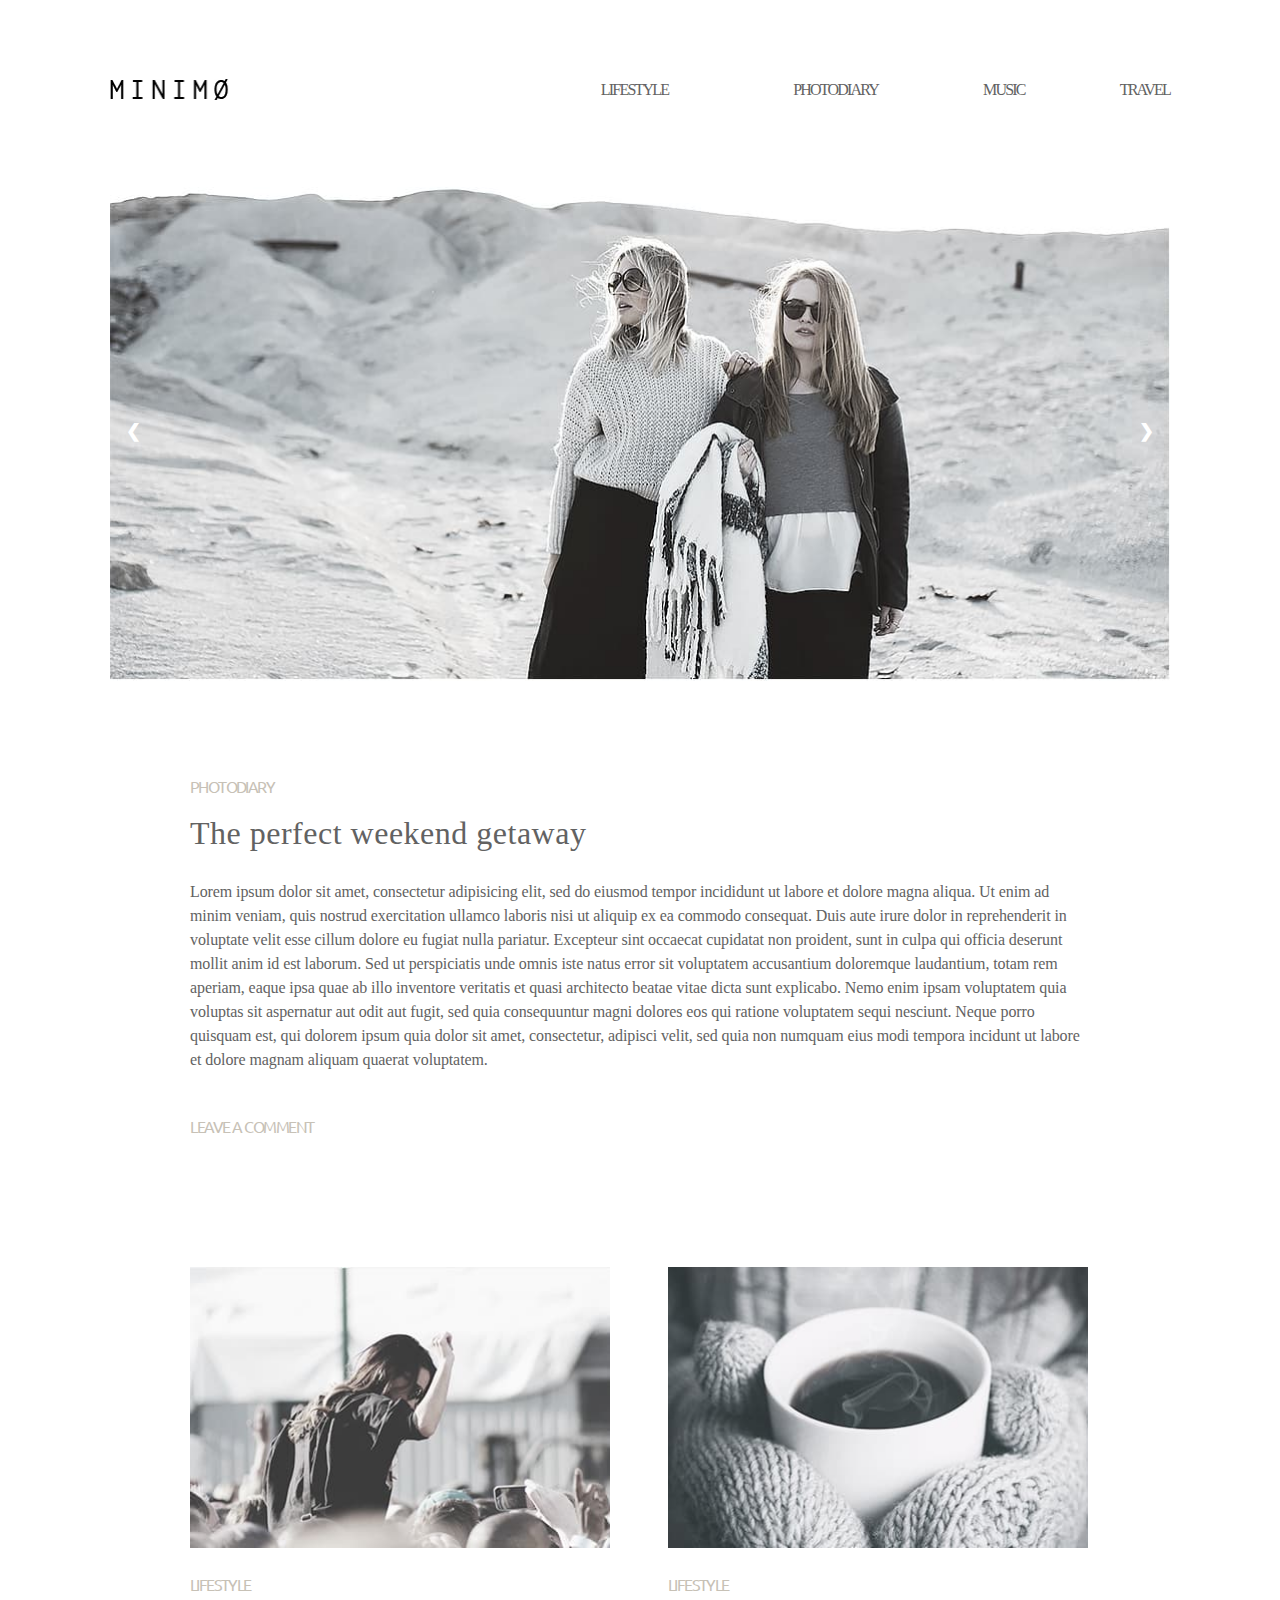
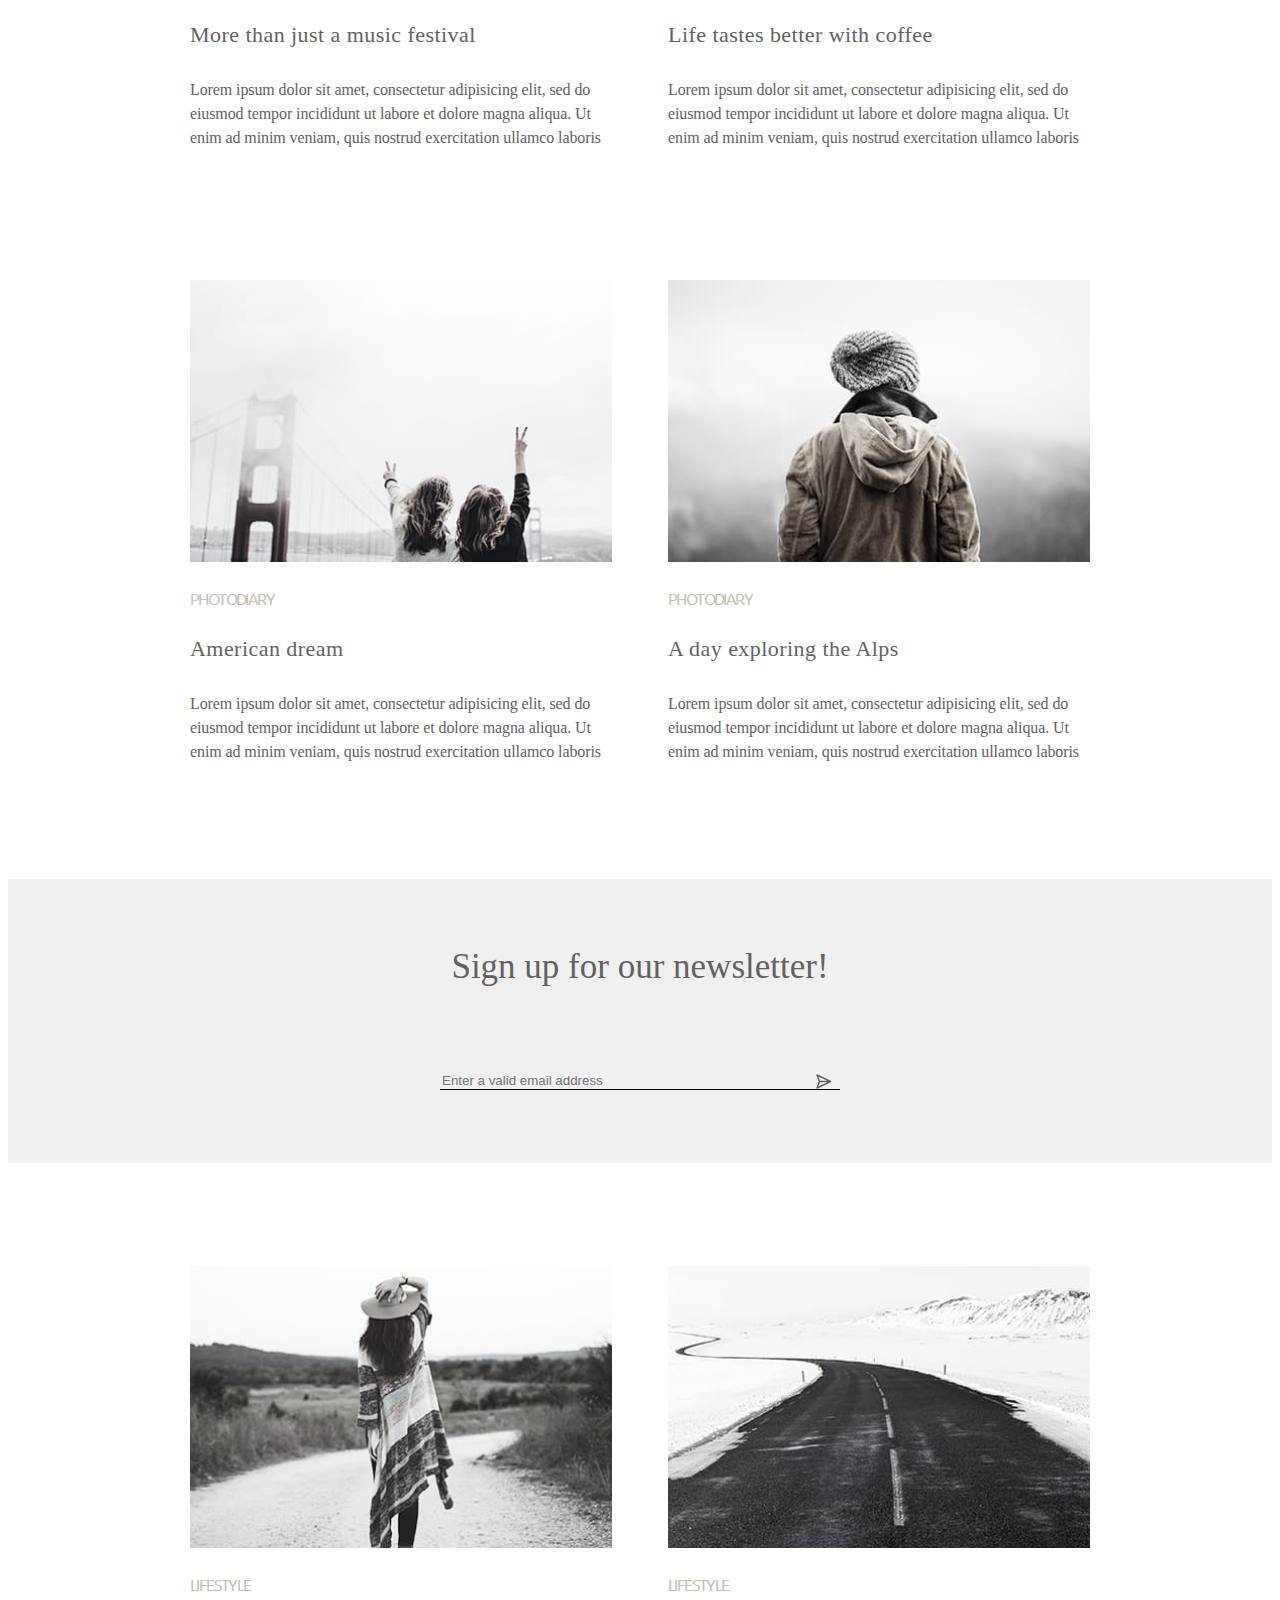
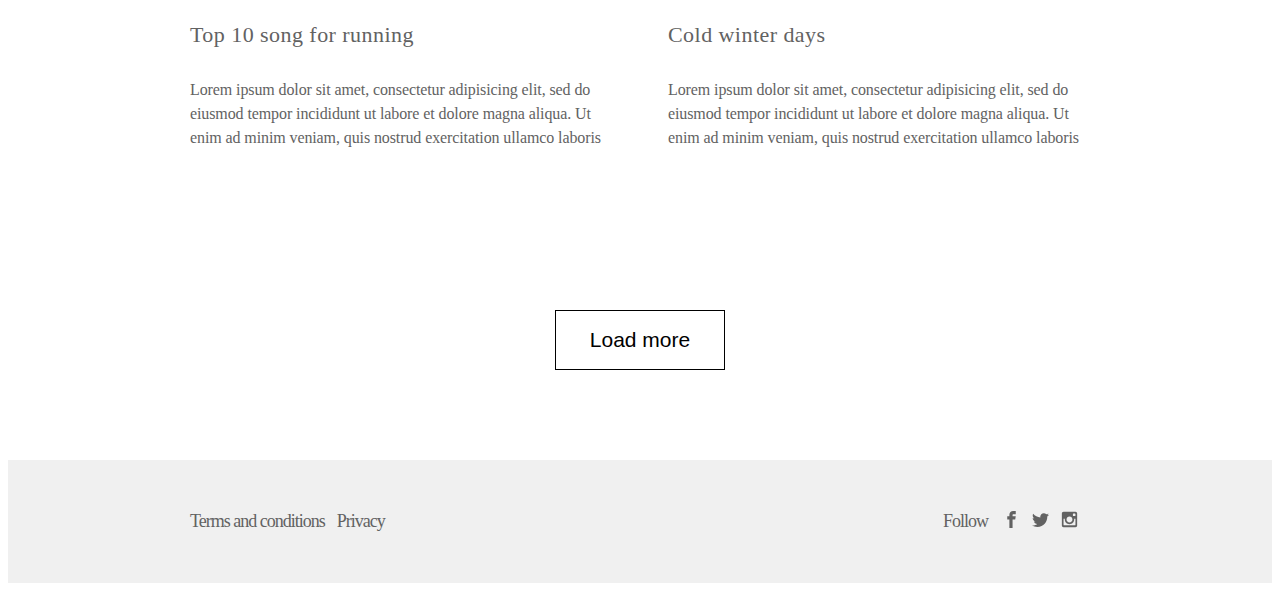
<file: index.html>
<!DOCTYPE html>
<html lang="en">
  <head>
    <meta charset="UTF-8" />
    <meta name="viewport" content="width=device-width, initial-scale=1.0" />
    <meta http-equiv="X-UA-Compatible" content="IE=Edge" />
    <title>MINIMO</title>
    <link
      rel="stylesheet"
      href="https://cdnjs.cloudflare.com/ajax/libs/modern-normalize/1.0.0/modern-normalize.min.css"
      integrity="sha512-ISS7cAi1PEhQ8jnbJpJZMd29NlhNj4AWYyLOSp2CE/CsHxTCu+r+t0D2yoJudVrd0/8fTVPUVDzY5Tvli75u/g=="
      crossorigin="anonymous"
    />
    <link
      href="https://fonts.googleapis.com/css2?family=Playfair+Display:ital,wght@0,400;0,700;0,900;1,400;1,700;1,900&family=Ubuntu:ital,wght@0,300;0,400;0,500;0,700;1,300;1,500;1,700&display=swap"
      rel="stylesheet"
    />
    <link rel="stylesheet" href="./css/main.min.css" />
  </head>
  <body>
    <header class="header">
      <div class="container">
        <nav class="header-nav">
          <a class="header-logo" href="index.html">
            <img
              class="header-logo__img"
              src="./images/logo.jpg"
              alt="Logo"
              width="120"
            />
          </a>
          <button
            class="header-button__menu"
            aria-controls="header-menu-container"
            aria-expanded="false"
            type="button"
            data-menu-button
          >
            <svg width="22" height="22" aria-label="Mobile menu">
              <use
                class="header-button__menu-close"
                href="./images/sprite.svg#burgerclose"
              ></use>
              <use
                class="header-button__menu-burger"
                href="./images/sprite.svg#burgermenu"
              ></use>
            </svg>
          </button>
          <ul class="header-menu" id="header-menu-container" data-menu>
            <li class="header-menu__item menu-1">
              <a href="lifestyle.html" class="header-menu__link">lifestyle</a>
            </li>
            <li class="header-menu__item menu-2">
              <a href="photodiary.html" class="header-menu__link">photodiary</a>
            </li>
            <li class="header-menu__item menu-3">
              <a href="#" class="header-menu__link">music</a>
            </li>
            <li class="header-menu__item menu-4">
              <a href="#" class="header-menu__link">travel</a>
            </li>
          </ul>
        </nav>
      </div>
    </header>
    <main>
      <section class="slider">
        <div class="container">
          <div class="slideshow">
            <div class="slides">
              <img 
            src="./images/hero.jpg"
            alt="Girls"
            width="1152"
          />
            </div>
            <div class="slides">
              <img 
            src="./images/hero1.jpg"
            alt="Girls"
            width="1152"
          />
            </div>
            <div class="slides">
              <img 
            src="./images/hero2.jpg"
            alt="Girls"
            width="1152"
          />
            </div>
            <a class="prev" onclick="plusSlides(-1)">&#10094;</a>
            <a class="next" onclick="plusSlides(1)">&#10095;</a>
          </div>
        </div>
        
      </section>
      <section class="first">
        <div class="container2">
          <p class="text">photodiary</p>
          <h1 class="title">The perfect weekend getaway</h1>
          <p class="paragraf first-paragraf__margin">
            Lorem ipsum dolor sit amet, consectetur adipisicing elit, sed do
            eiusmod tempor incididunt ut labore et dolore magna aliqua. Ut enim
            ad minim veniam, quis nostrud exercitation ullamco laboris nisi ut
            aliquip ex ea commodo consequat. Duis aute irure dolor in
            reprehenderit in voluptate velit esse cillum dolore eu fugiat nulla
            pariatur. Excepteur sint occaecat cupidatat non proident, sunt in
            culpa qui officia deserunt mollit anim id est laborum. Sed ut
            perspiciatis unde omnis iste natus error sit voluptatem accusantium
            doloremque laudantium, totam rem aperiam, eaque ipsa quae ab illo
            inventore veritatis et quasi architecto beatae vitae dicta sunt
            explicabo. Nemo enim ipsam voluptatem quia voluptas sit aspernatur
            aut odit aut fugit, sed quia consequuntur magni dolores eos qui
            ratione voluptatem sequi nesciunt. Neque porro quisquam est, qui
            dolorem ipsum quia dolor sit amet, consectetur, adipisci velit, sed
            quia non numquam eius modi tempora incidunt ut labore et dolore
            magnam aliquam quaerat voluptatem.
          </p>
          <a class="first-link" href="#">Leave a comment</a>
        </div>
      </section>
      <section class="posts">
        <div class="container2">
          <div class="posts-row">
            <div class="posts-left">
              <img src="./images/post1.jpg" alt="Lifestyle" width="420" />
              <p class="text">Lifestyle</p>
              <h2 class="title">
                <a href="#">More than just a music festival</a>
              </h2>
              <p class="paragraf">
                Lorem ipsum dolor sit amet, consectetur adipisicing elit, sed do
                eiusmod tempor incididunt ut labore et dolore magna aliqua. Ut
                enim ad minim veniam, quis nostrud exercitation ullamco laboris
              </p>
            </div>
            <div class="posts-right">
              <img src="./images/post2.jpg" alt="Life" width="420" />
              <p class="text">Lifestyle</p>
              <h2 class="title">
                <a href="#">Life tastes better with coffee</a>
              </h2>
              <p class="paragraf">
                Lorem ipsum dolor sit amet, consectetur adipisicing elit, sed do
                eiusmod tempor incididunt ut labore et dolore magna aliqua. Ut
                enim ad minim veniam, quis nostrud exercitation ullamco laboris
              </p>
            </div>
          </div>
        </div>
      </section>
      <section class="posts">
        <div class="container2">
          <div class="posts-row">
            <div class="posts-left">
              <img src="./images/post3.jpg" alt="photodiary" width="550" />
              <p class="text">photodiary</p>
              <h2 class="title"><a href="#">American dream</a></h2>
              <p class="paragraf">
                Lorem ipsum dolor sit amet, consectetur adipisicing elit, sed do
                eiusmod tempor incididunt ut labore et dolore magna aliqua. Ut
                enim ad minim veniam, quis nostrud exercitation ullamco laboris
              </p>
            </div>
            <div class="posts-right">
              <img src="./images/post4.jpg" alt="diary" width="550" />
              <p class="text">photodiary</p>
              <h2 class="title"><a href="#">A day exploring the Alps</a></h2>
              <p class="paragraf">
                Lorem ipsum dolor sit amet, consectetur adipisicing elit, sed do
                eiusmod tempor incididunt ut labore et dolore magna aliqua. Ut
                enim ad minim veniam, quis nostrud exercitation ullamco laboris
              </p>
            </div>
          </div>
        </div>
      </section>
      <section class="newsletter">
        <div class="container2">
          <h2>Sign up for our newsletter!</h2>
          <form class="newsletter-form">
            <input
              type="text"
              name="email"
              placeholder="Enter a valid email address"
              title="Enter your email "
              required
            />
            <svg class="newsletter-icon" width="17px" height="25px">
              <use href="./images/sprite.svg#send"></use>
            </svg>
          </form>
        </div>
      </section>
      <section class="posts posts-third">
        <div class="container2">
          <div class="posts-row">
            <div class="posts-left">
              <img src="./images/post5.jpg" alt="Style" width="550" />
              <p class="text">Lifestyle</p>
              <h2 class="title"><a href="#">Top 10 song for running</a></h2>
              <p class="paragraf">
                Lorem ipsum dolor sit amet, consectetur adipisicing elit, sed do
                eiusmod tempor incididunt ut labore et dolore magna aliqua. Ut
                enim ad minim veniam, quis nostrud exercitation ullamco laboris
              </p>
            </div>
            <div class="posts-right">
              <img
                src="./images/post6.jpg"
                alt="article about life"
                width="550"
              />
              <p class="text">Lifestyle</p>
              <h2 class="title"><a href="#">Cold winter days</a></h2>
              <p class="paragraf">
                Lorem ipsum dolor sit amet, consectetur adipisicing elit, sed do
                eiusmod tempor incididunt ut labore et dolore magna aliqua. Ut
                enim ad minim veniam, quis nostrud exercitation ullamco laboris
              </p>
            </div>
          </div>
          <button class="button" type="button">Load more</button>
        </div>
      </section>
    </main>
    <footer class="footer">
      <div class="container2 footer-row">
        <div class="footer-col">
          <a class="footer-text footer-text__size">Terms and conditions</a>
          <a class="footer-text__size">Privacy</a>
        </div>
        <div class="footer-col">
          <p class="footer-follow footer-text__size">Follow</p>
          <a href="#"
            ><svg
              class="footer-icon footer-icon__color"
              width="17px"
              height="25px"
            >
              <use href="./images/sprite.svg#facebook"></use></svg></a>
          <a href="#"
            ><svg
              class="footer-icon footer-icon__color"
              width="17px"
              height="25px"
            >
              <use href="./images/sprite.svg#twitter"></use></svg></a>
          <a href="#"><svg
              class="footer-icon footer-icon__color"
              width="17px"
              height="25px"
            >
              <use href="./images/sprite.svg#instagram"></use></svg></a>
        </div>
      </div>
    </footer>
    <script src="./index.js"></script>
  </body>
</html>
</file>
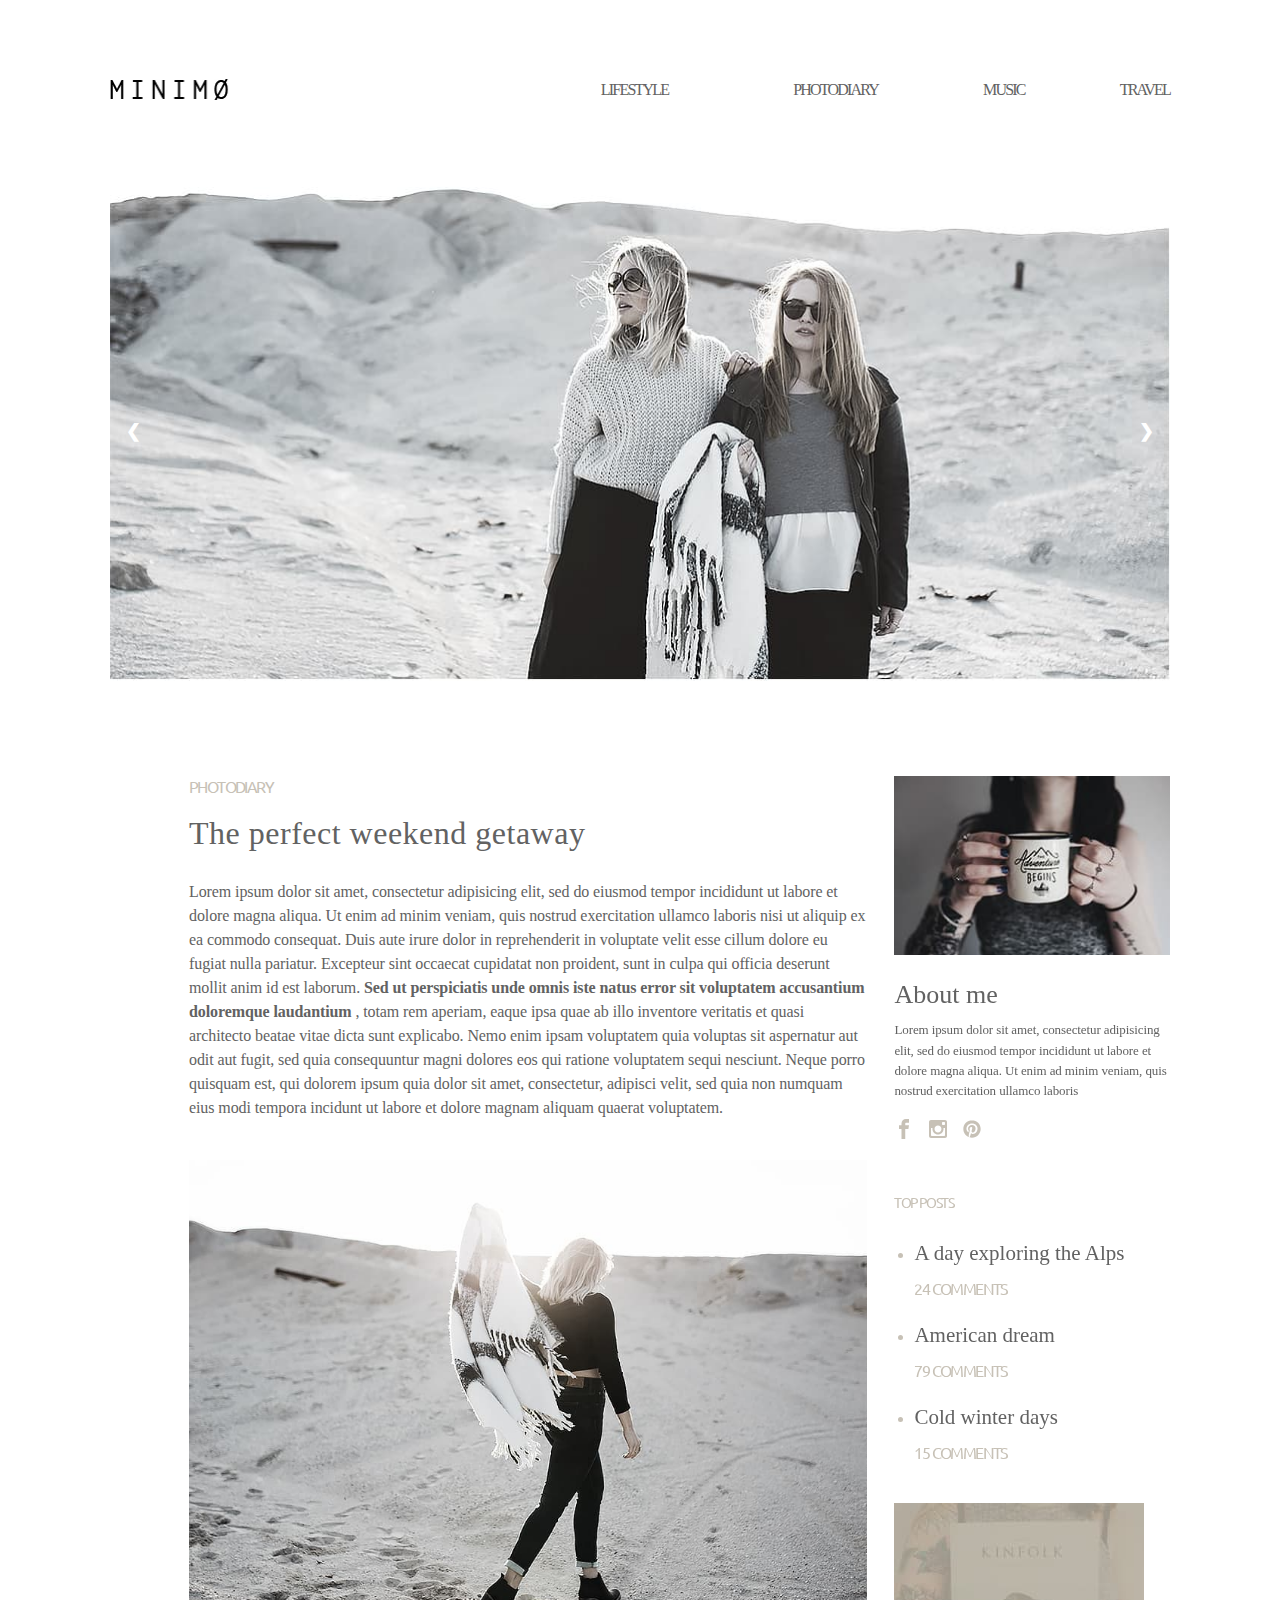
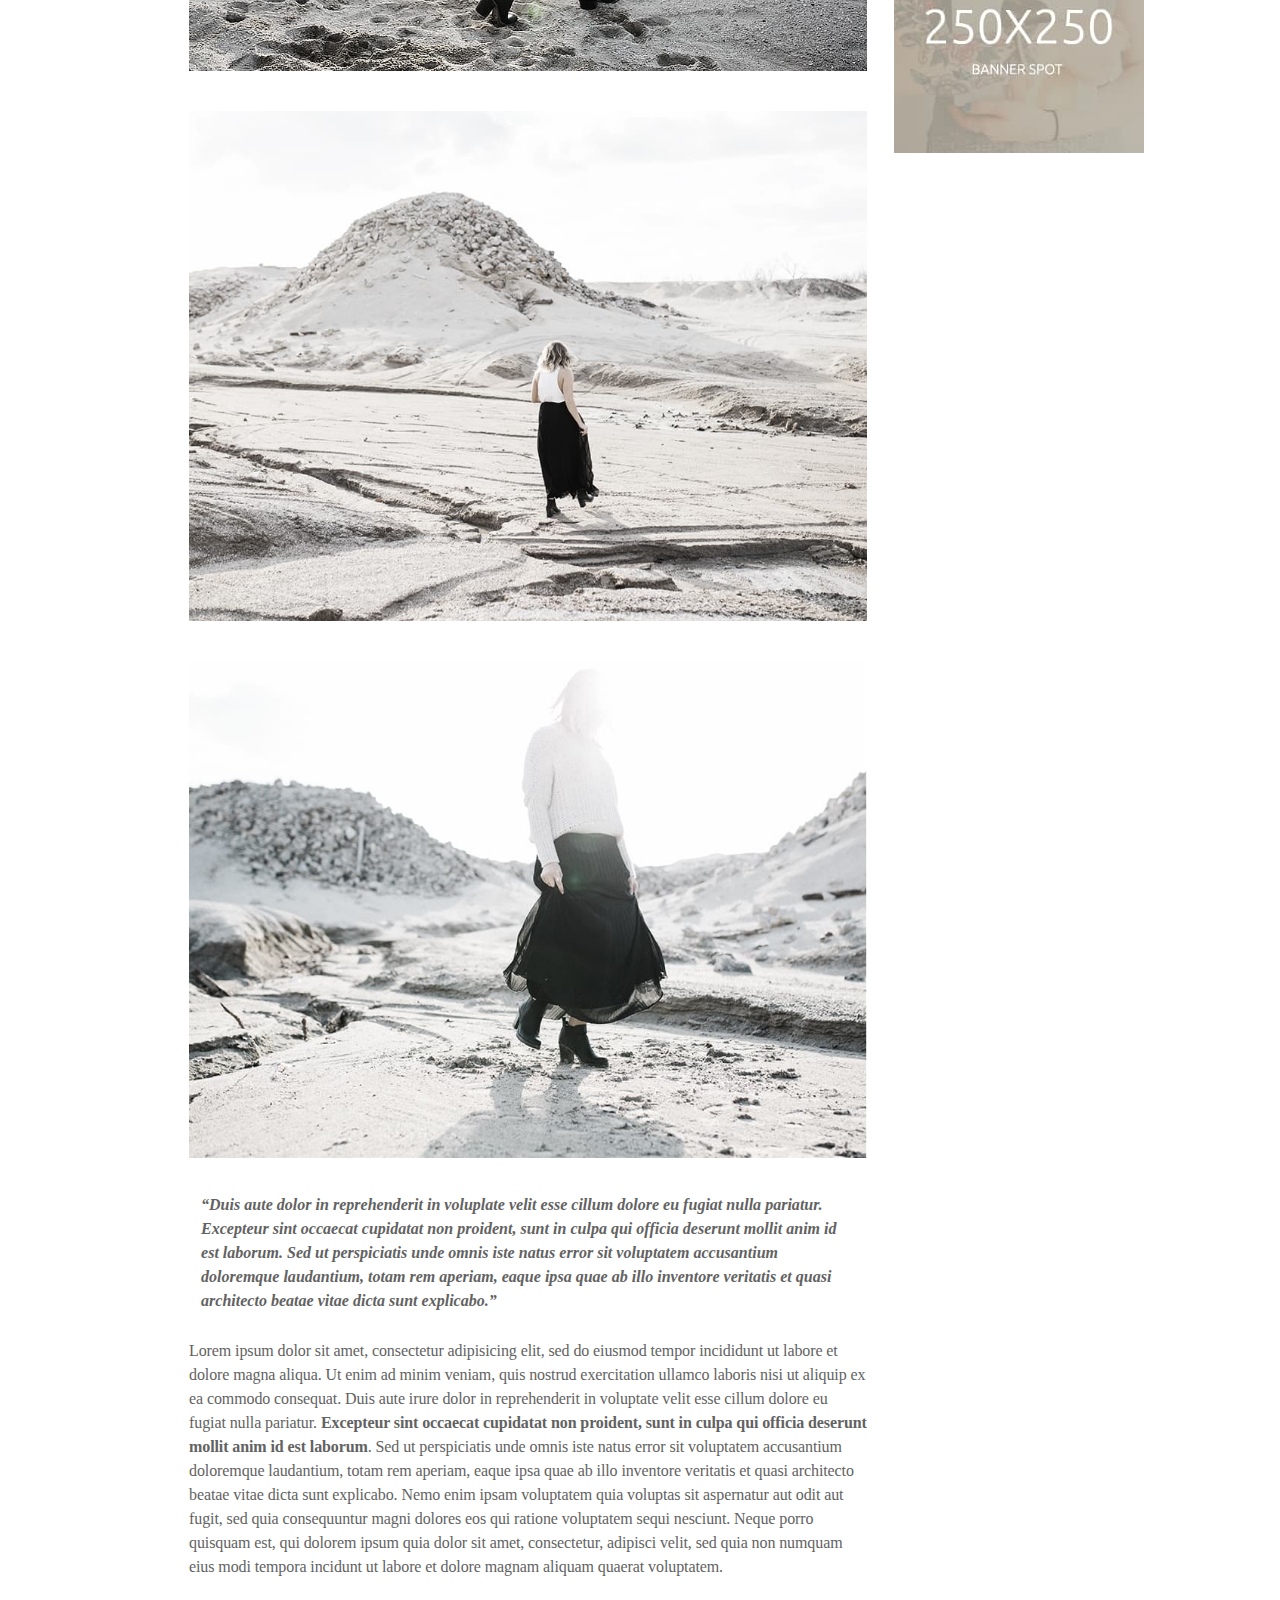
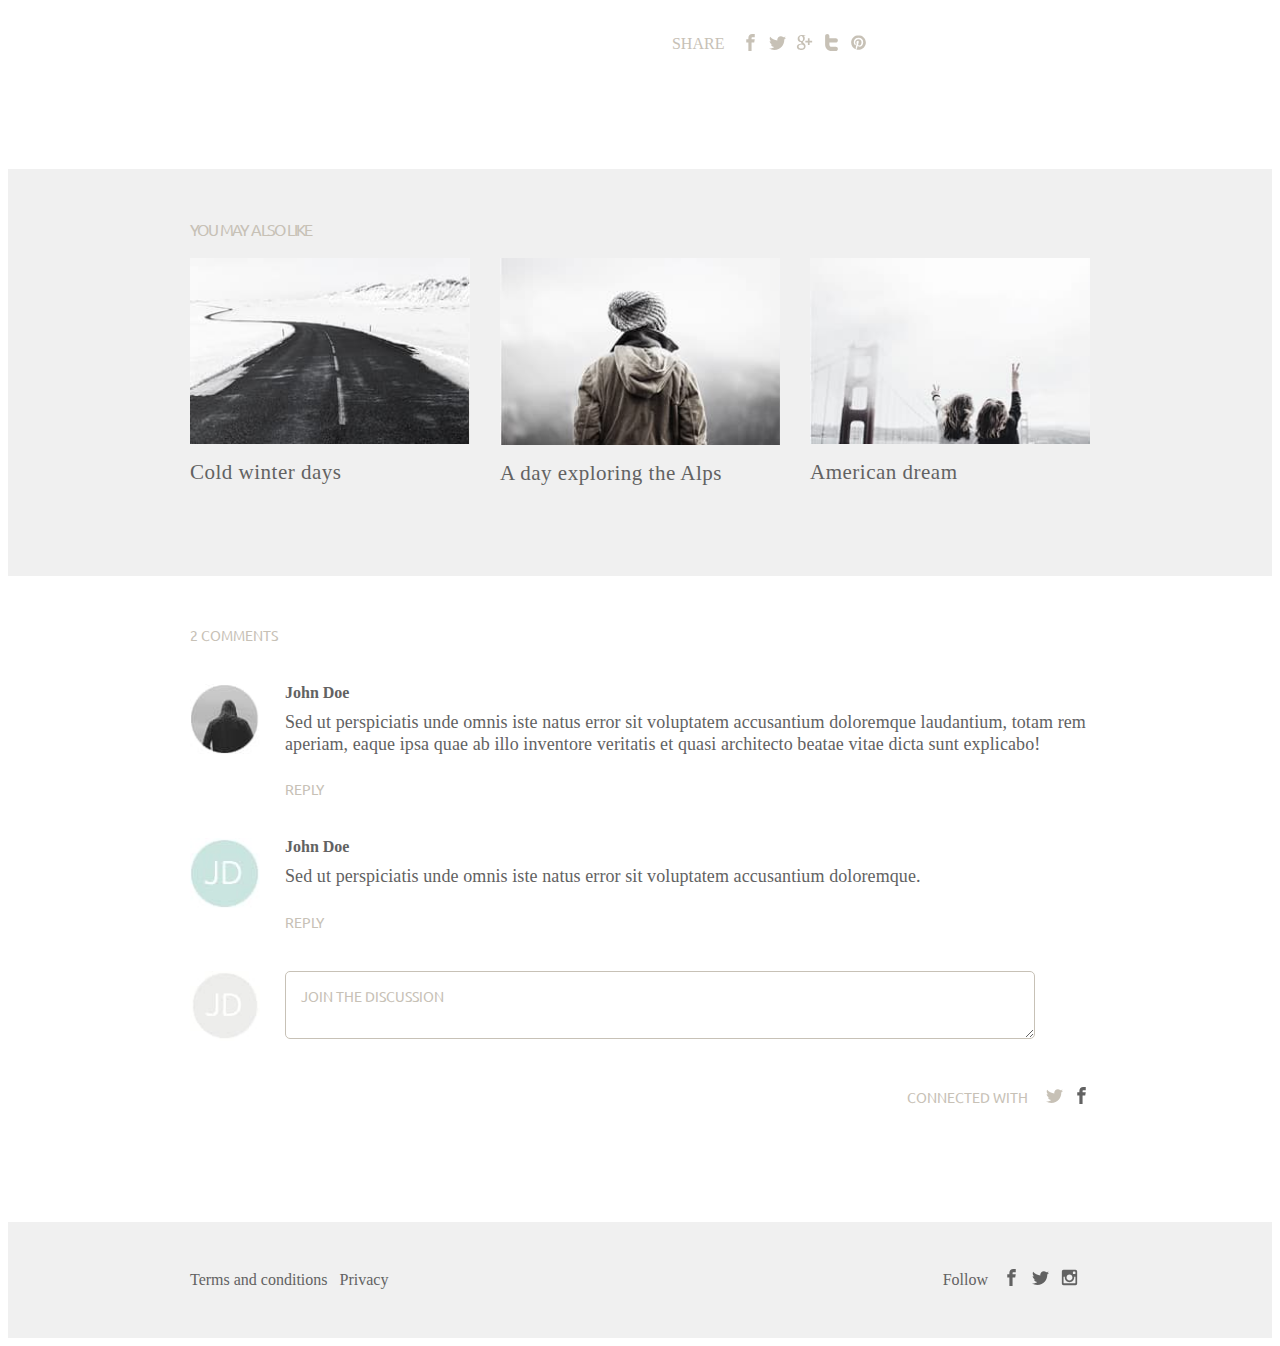
<file: lifestyle.html>
<!DOCTYPE html>
<html lang="en">
  <head>
    <meta charset="UTF-8" />
    <meta name="viewport" content="width=device-width, initial-scale=1.0" />
    <meta http-equiv="X-UA-Compatible" content="IE=Edge" />
    <title>MINIMO - photodiary</title>
    <link
      rel="stylesheet"
      href="https://cdnjs.cloudflare.com/ajax/libs/modern-normalize/1.0.0/modern-normalize.min.css"
      integrity="sha512-ISS7cAi1PEhQ8jnbJpJZMd29NlhNj4AWYyLOSp2CE/CsHxTCu+r+t0D2yoJudVrd0/8fTVPUVDzY5Tvli75u/g=="
      crossorigin="anonymous"
    />
    <link
      href="https://fonts.googleapis.com/css2?family=Playfair+Display:ital,wght@0,400;0,700;0,900;1,400;1,700;1,900&family=Ubuntu:ital,wght@0,300;0,400;0,500;0,700;1,300;1,500;1,700&display=swap"
      rel="stylesheet"
    />
    <link rel="stylesheet" href="./css/main.min.css" />
  </head>
  <body>
    <header class="header">
      <div class="container">
        <nav class="header-nav">
          <a class="header-logo" href="index.html">
            <img
              class="header-logo__img"
              src="./images/logo.jpg"
              alt="Logo"
              width="120"
            />
          </a>
          <button
            class="header-button__menu"
            aria-controls="header-menu-container"
            aria-expanded="false"
            type="button"
            data-menu-button
          >
            <svg width="22" height="22" aria-label="Mobile menu">
              <use
                class="header-button__menu-close"
                href="./images/sprite.svg#burgerclose"
              ></use>
              <use
                class="header-button__menu-burger"
                href="./images/sprite.svg#burgermenu"
              ></use>
            </svg>
          </button>
          <ul class="header-menu" id="header-menu-container" data-menu>
            <li class="header-menu__item menu-1">
              <a href="lifestyle.html" class="header-menu__link">lifestyle</a>
            </li>
            <li class="header-menu__item menu-2">
              <a href="photodiary.html" class="header-menu__link">photodiary</a>
            </li>
            <li class="header-menu__item menu-3">
              <a href="#" class="header-menu__link">music</a>
            </li>
            <li class="header-menu__item menu-4">
              <a href="#" class="header-menu__link">travel</a>
            </li>
          </ul>
        </nav>
      </div>
    </header>
    <main>
      <section class="slider">
        <div class="container">
          <div class="slideshow">
            <div class="slides">
              <img
            src="./images/hero.jpg"
            alt="Girls"
            width="1152"
          />
            </div>
            <div class="slides">
              <img
            src="./images/hero1.jpg"
            alt="Girls"
            width="1152"
          />
            </div>
            <div class="slides">
              <img
            src="./images/hero2.jpg"
            alt="Girls"
            width="1152"
          />
            </div>
            <a class="prev" onclick="plusSlides(-1)">&#10094;</a>
            <a class="next" onclick="plusSlides(1)">&#10095;</a>
          </div>
        </div>
      </section>
      <section class="first">
        <div class="container first-wrapper">
    <div class="first-content">
      <p class="text">photodiary</p>
      <h1 class="title">The perfect weekend getaway</h1>
      <p class="paragraf">
        Lorem ipsum dolor sit amet, consectetur adipisicing elit, sed do
        eiusmod tempor incididunt ut labore et dolore magna aliqua. Ut enim
        ad minim veniam, quis nostrud exercitation ullamco laboris nisi ut
        aliquip ex ea commodo consequat. Duis aute irure dolor in
        reprehenderit in voluptate velit esse cillum dolore eu fugiat nulla
        pariatur. Excepteur sint occaecat cupidatat non proident, sunt in
        culpa qui officia deserunt mollit anim id est laborum.
        <b
          >Sed ut perspiciatis unde omnis iste natus error sit voluptatem
          accusantium doloremque laudantium</b>
        , totam rem aperiam, eaque ipsa quae ab illo inventore veritatis et
        quasi architecto beatae vitae dicta sunt explicabo. Nemo enim ipsam
        voluptatem quia voluptas sit aspernatur aut odit aut fugit, sed quia
        consequuntur magni dolores eos qui ratione voluptatem sequi
        nesciunt. Neque porro quisquam est, qui dolorem ipsum quia dolor sit
        amet, consectetur, adipisci velit, sed quia non numquam eius modi
        tempora incidunt ut labore et dolore magnam aliquam quaerat
        voluptatem.
      </p>
      <img class="first-content_img" src="./images/photodiary1.jpg" alt="girl with a blanket" width="1152" />
      <img class="first-content_img" src="./images/photodiary2.jpg" alt="girl walking on the sand" width="1152" />
      <img class="first-content_img" src="./images/photodiary3.jpg" alt="girl in black skirt" width="1152" />
      <p class="first-content__quote">
        <q>Duis aute dolor in reprehenderit in voluplate velit esse cillum
          dolore eu fugiat nulla pariatur. Excepteur sint occaecat cupidatat
          non proident, sunt in culpa qui officia deserunt mollit anim id
          est laborum. Sed ut perspiciatis unde omnis iste natus error sit
          voluptatem accusantium doloremque laudantium, totam rem aperiam,
          eaque ipsa quae ab illo inventore veritatis et quasi architecto
          beatae vitae dicta sunt explicabo.</q></p>
      <p class="paragraf">
        Lorem ipsum dolor sit amet, consectetur adipisicing elit, sed do
        eiusmod tempor incididunt ut labore et dolore magna aliqua. Ut enim
        ad minim veniam, quis nostrud exercitation ullamco laboris nisi ut
        aliquip ex ea commodo consequat. Duis aute irure dolor in
        reprehenderit in voluptate velit esse cillum dolore eu fugiat nulla
        pariatur.
        <b>Excepteur sint occaecat cupidatat non proident, sunt in culpa qui
          officia deserunt mollit anim id est laborum</b>. 
          Sed ut perspiciatis unde omnis iste natus error sit voluptatem
        accusantium doloremque laudantium, totam rem aperiam, eaque ipsa
        quae ab illo inventore veritatis et quasi architecto beatae vitae
        dicta sunt explicabo. Nemo enim ipsam voluptatem quia voluptas sit
        aspernatur aut odit aut fugit, sed quia consequuntur magni dolores
        eos qui ratione voluptatem sequi nesciunt. Neque porro quisquam est,
        qui dolorem ipsum quia dolor sit amet, consectetur, adipisci velit,
        sed quia non numquam eius modi tempora incidunt ut labore et dolore
        magnam aliquam quaerat voluptatem.
      </p>
      <div class="share">
        <p>SHARE</p>
        <a href="#"
          ><svg class="icon-color icon-margin" width="17px" height="25px">
            <use href="./images/sprite.svg#facebook"></use></svg></a>
        <a href="#"
          ><svg class="icon-color icon-margin" width="17px" height="25px">
            <use href="./images/sprite.svg#twitter"></use></svg></a>
        <a href="#"
          ><svg class="icon-color icon-margin" width="17px" height="25px">
            <use href="./images/sprite.svg#google"></use></svg></a>
        <a href="#"
          ><svg class="icon-color icon-margin" width="17px" height="25px">
            <use href="./images/sprite.svg#twitter2"></use></svg></a>
        <a href="#"
          ><svg class="icon-color" width="17px" height="25px">
            <use href="./images/sprite.svg#pinterest"></use></svg></a>
      </div>
    </div>
    <aside class="sidebar">
<div class="sidebar-wrap">
  <div class="sidebar-me">
    <img class="sidebar-me_img" src="./images/sidebar1.jpg" alt="My foto" width="400">
    <h2 class="sidebar-title">About me</h2>
    <p class="paragraf sidebar-paragraf">Lorem ipsum dolor sit amet, consectetur adipisicing elit, 
      sed do eiusmod tempor incididunt ut labore et dolore magna aliqua.
       Ut enim ad minim veniam, quis nostrud exercitation 
       ullamco laboris </p>
       <div class="social">
        <a href="#"><svg class="icon-color icon-margin" width="20px" height="20px">
          <use href="./images/sprite.svg#facebook"></use>
        </svg></a>
        <a href="#"><svg class="icon-color icon-margin" width="20px" height="20px">
          <use href="./images/sprite.svg#instagram"></use>
        </svg></a>
        <a href="#"
        ><svg class="icon-color" width="20px" height="20px">
          <use href="./images/sprite.svg#pinterest"></use></svg></a>
       </div>
  </div>
  <div class="sidebar-top">
  <p class="sidebar-text text">Top posts</p>
  <ul>
    <li class="sidebar-list "><a class="sidebar-item" href="#">A day exploring the Alps</a></li>
    <li class="sidebar-list__comments"><a class="text" href="#">24 comments</a></li>
    <li class="sidebar-list "><a class="sidebar-item" href="#">American dream</a></li>
    <li class="sidebar-list__comments"><a class="text" href="#">79 comments</a></li>
    <li class="sidebar-list "><a class="sidebar-item" href="#">Cold winter days</a></li>
    <li class="sidebar-list__comments"> <a class="text" href="#">15 comments</a></li>
  </ul>
  </div>
  <div class="sidebar-banner">
  <a href="#"><img src="./images/sidebar2.jpg" alt="Banner" width="250"></a>
  </div>
</div>
    </aside>
        </div>
      </section>
      <section class="like">
        <div class="container2">
          <p class="text">you may also like</p>
          <div class="like-content">
            <div class="like-content__block">
              <img src="./images/like1.jpg" alt="road in the snow" width="400" />
              <h2 class="title like-title"><a href="#">Cold winter days</a></h2>
            </div>
            <div class="like-content__block">
              <img src="./images/like2.jpg" alt="girl in a jacket" width="400" />
              <h2 class="title like-title">
                <a href="#">A day exploring the Alps</a>
              </h2>
            </div>
            <div class="like-content__block">
              <img src="./images/like3.jpg" alt="two girls and a bridge" width="400" />
              <h2 class="title like-title"><a href="#">American dream</a></h2>
            </div>
          </div>
        </div>
      </section>
      <section class="comments">
        <div class="container2">
          <p class="comment-text">2 comments</p>
          <div class="comments-block">
            <img src="./images/comments1.jpg" alt="portrait" width="50" />
            <div>
              <p class="comments-name">John Doe</p>
              <p class="comments-paragraf">
                Sed ut perspiciatis unde omnis iste natus error sit voluptatem
                accusantium doloremque laudantium, totam rem aperiam, eaque ipsa
                quae ab illo inventore veritatis et quasi architecto beatae
                vitae dicta sunt explicabo!
              </p>
              <p class="comment-text">Reply</p>
            </div>
          </div>
          <div class="comments-block">
            <img src="./images/comments2.jpg" alt="avatar" width="50" />
            <div>
              <p class="comments-name">John Doe</p>
              <p class="comments-paragraf">
                Sed ut perspiciatis unde omnis iste natus error sit voluptatem
                accusantium doloremque.
              </p>
              <p class="comment-text">Reply</p>
            </div>
          </div>
          <div class="comments-block">
            <img src="./images/comments3.jpg" alt="avatar" width="50" />
            <div>
              <textarea
              class="comment-text"
              placeholder="Join the discussion" cols="40" rows="2"
            ></textarea>
            </div>
          </div>
          <div class="share">
            <p class="comment-text">Connected with</p>
            <a href="#"
              ><svg class="icon-color icon-margin" width="17px" height="25px">
                <use href="./images/sprite.svg#twitter"></use></svg></a>
            <a href="#"
              ><svg class="icon-color2" width="17px" height="25px">
                <use href="./images/sprite.svg#facebook"></use></svg></a>
          </div>
        </div>
      </section>
    </main>
    <footer class="footer">
      <div class="container2 footer-row">
        <div class="footer-col">
          <a class="footer-text">Terms and conditions</a>
          <a>Privacy</a>
        </div>
        <div class="footer-col">
          <p class="footer-follow">Follow</p>
          <a href="#"
            ><svg
              class="footer-icon footer-icon__color"
              width="17px"
              height="25px"
            >
              <use href="./images/sprite.svg#facebook"></use></svg></a>
          <a href="#"
            ><svg
              class="footer-icon footer-icon__color"
              width="17px"
              height="25px"
            >
              <use href="./images/sprite.svg#twitter"></use></svg></a>
          <a href="#"
            ><svg
              class="footer-icon footer-icon__color"
              width="17px"
              height="25px"
            >
              <use href="./images/sprite.svg#instagram"></use></svg></a>
        </div>
      </div>
    </footer>
    <script src="./index.js"></script>
  </body>
</html>
</file>
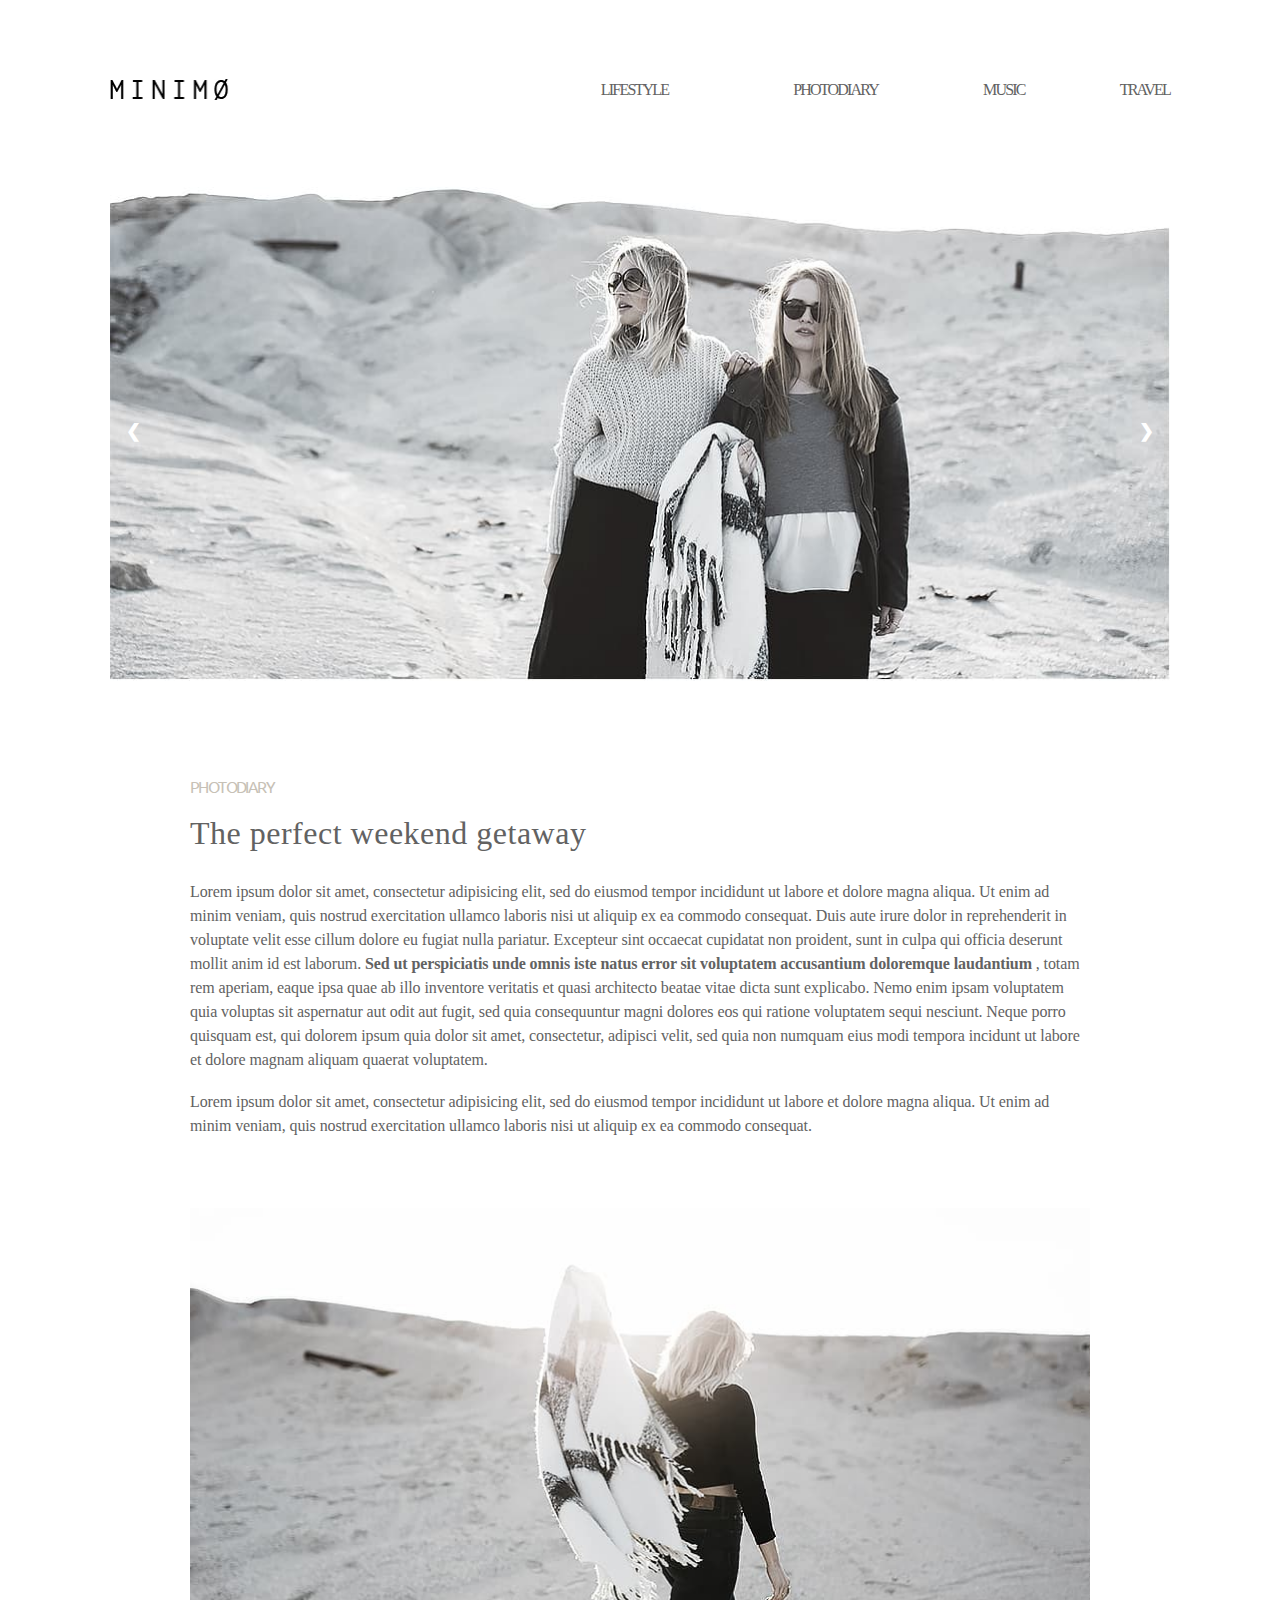
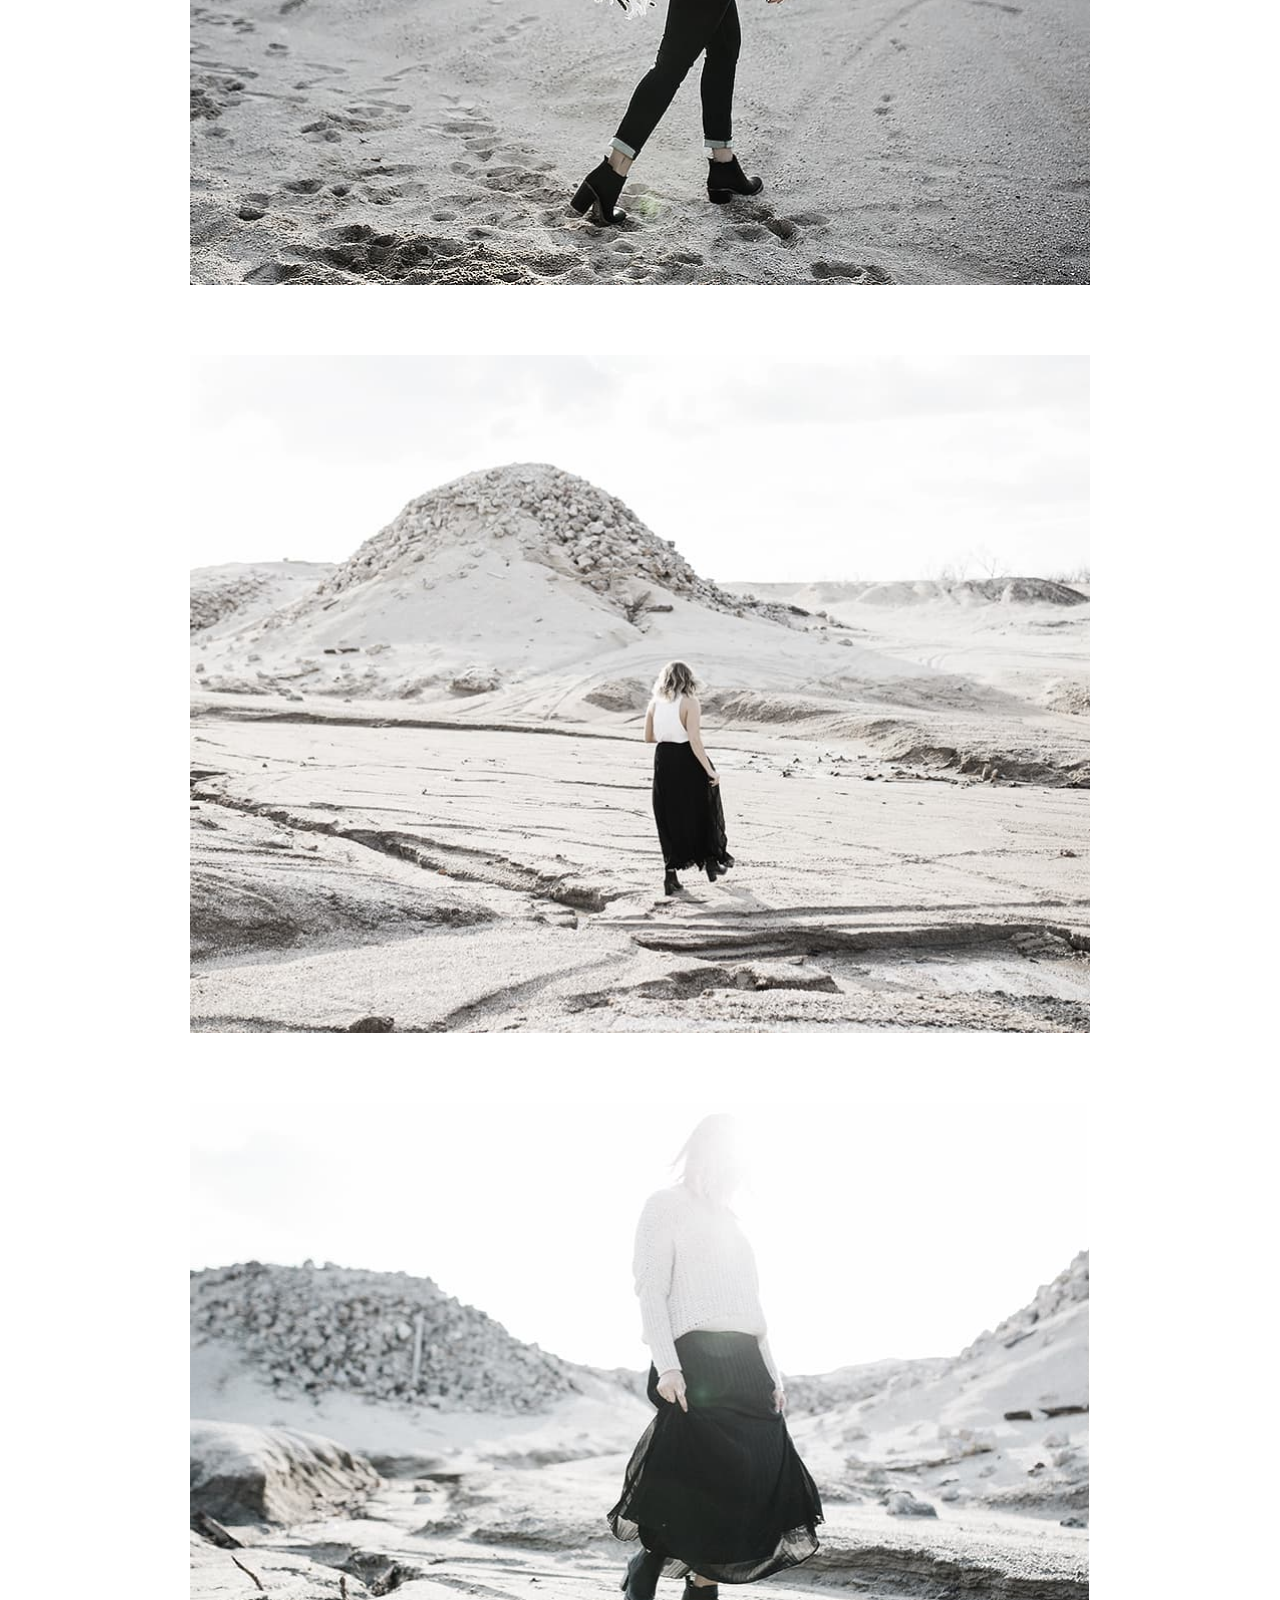
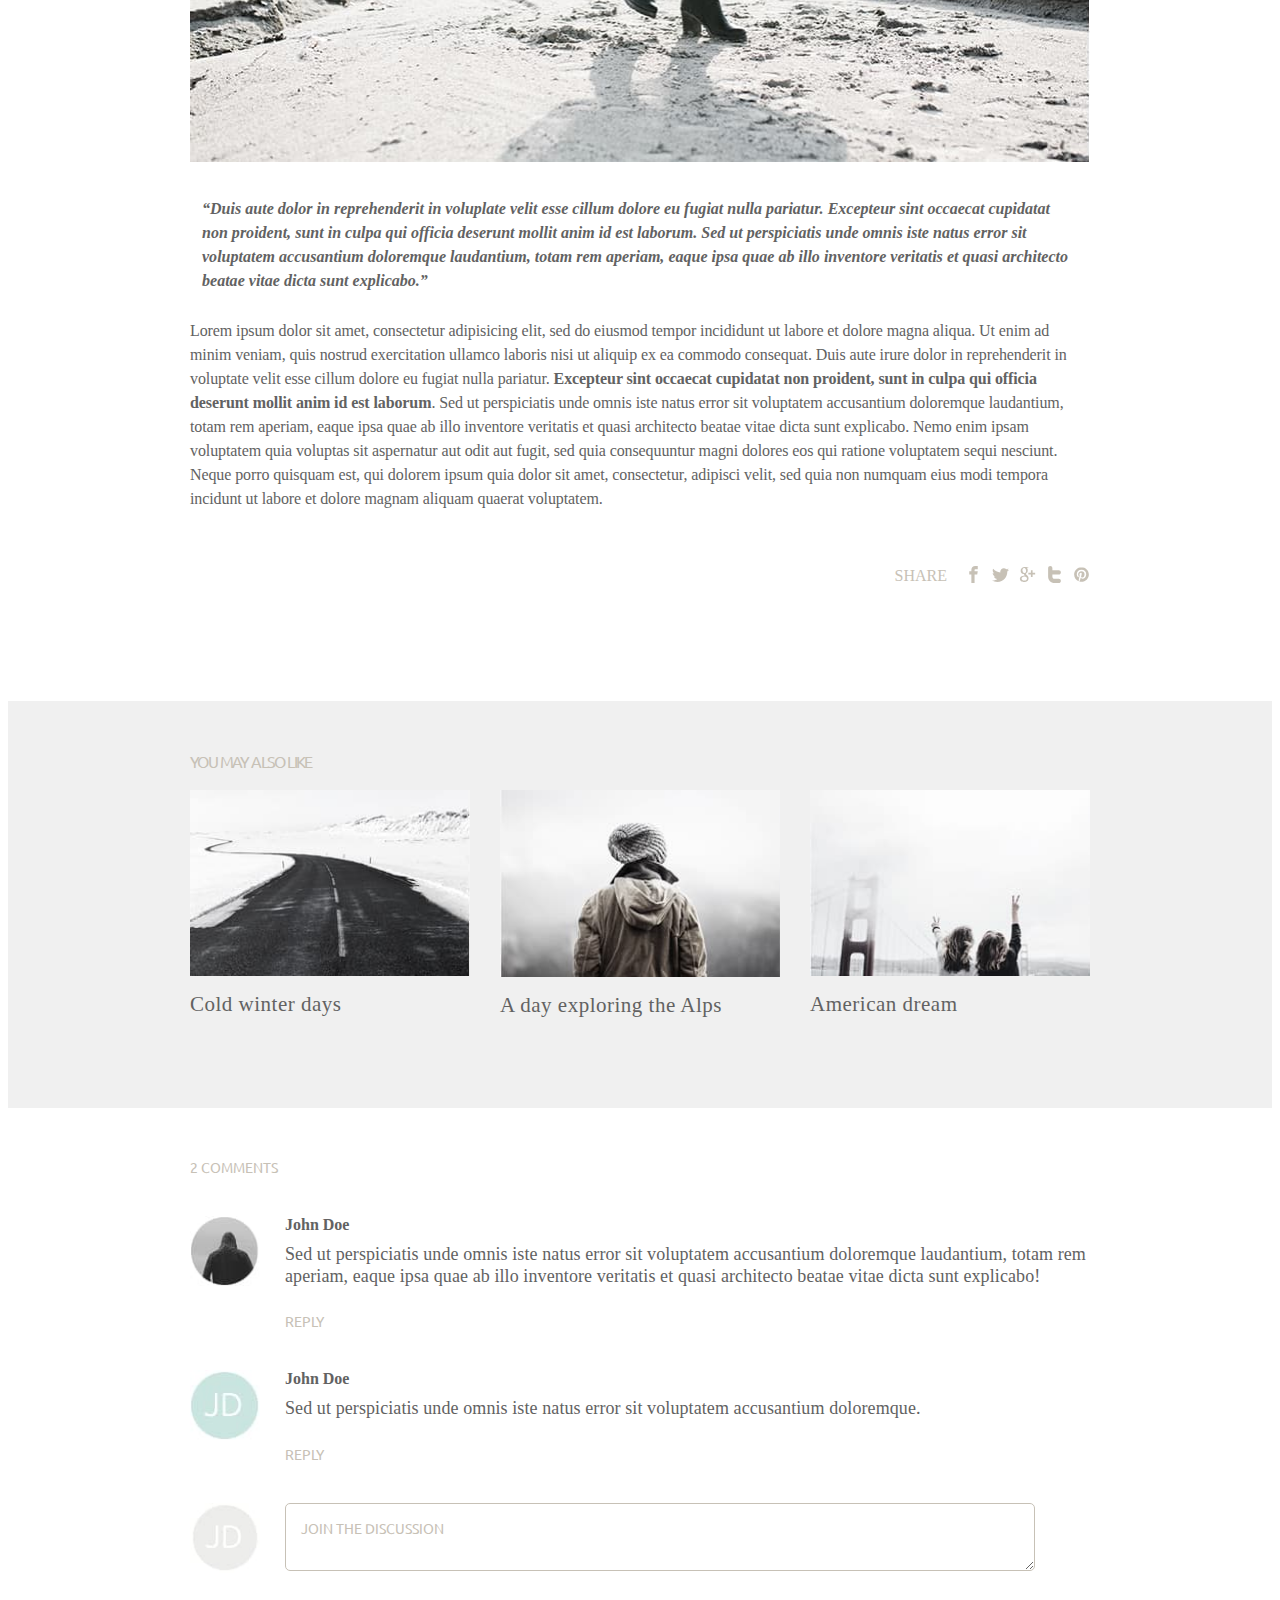
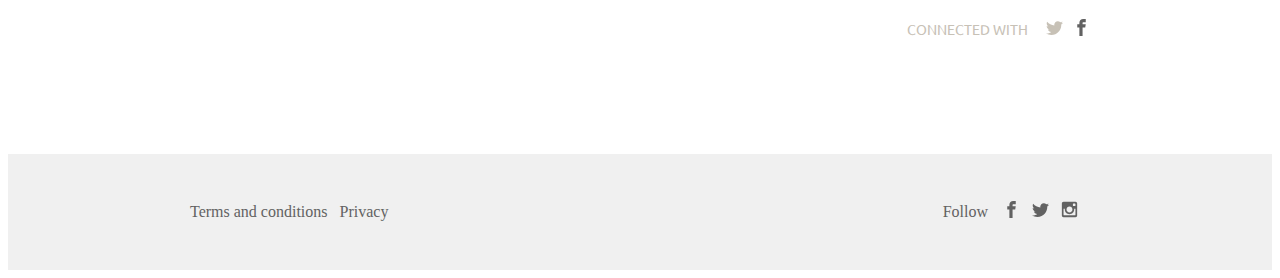
<file: photodiary.html>
<!DOCTYPE html>
<html lang="en">
  <head>
    <meta charset="UTF-8" />
    <meta name="viewport" content="width=device-width, initial-scale=1.0" />
    <meta http-equiv="X-UA-Compatible" content="IE=Edge" />
    <title>MINIMO - photodiary</title>
    <link
      rel="stylesheet"
      href="https://cdnjs.cloudflare.com/ajax/libs/modern-normalize/1.0.0/modern-normalize.min.css"
      integrity="sha512-ISS7cAi1PEhQ8jnbJpJZMd29NlhNj4AWYyLOSp2CE/CsHxTCu+r+t0D2yoJudVrd0/8fTVPUVDzY5Tvli75u/g=="
      crossorigin="anonymous"
    />
    <link
      href="https://fonts.googleapis.com/css2?family=Playfair+Display:ital,wght@0,400;0,700;0,900;1,400;1,700;1,900&family=Ubuntu:ital,wght@0,300;0,400;0,500;0,700;1,300;1,500;1,700&display=swap"
      rel="stylesheet"
    />
    <link rel="stylesheet" href="./css/main.min.css" />
  </head>
  <body>
    <header class="header">
      <div class="container">
        <nav class="header-nav">
          <a class="header-logo" href="index.html">
            <img
              class="header-logo__img"
              src="./images/logo.jpg"
              alt="Logo"
              width="120"
            />
          </a>
          <button
            class="header-button__menu"
            aria-controls="header-menu-container"
            aria-expanded="false"
            type="button"
            data-menu-button
          >
            <svg width="22" height="22" aria-label="Mobile menu">
              <use
                class="header-button__menu-close"
                href="./images/sprite.svg#burgerclose"
              ></use>
              <use
                class="header-button__menu-burger"
                href="./images/sprite.svg#burgermenu"
              ></use>
            </svg>
          </button>
          <ul class="header-menu" id="header-menu-container" data-menu>
            <li class="header-menu__item menu-1">
              <a href="lifestyle.html" class="header-menu__link">lifestyle</a>
            </li>
            <li class="header-menu__item menu-2">
              <a href="photodiary.html" class="header-menu__link">photodiary</a>
            </li>
            <li class="header-menu__item menu-3">
              <a href="#" class="header-menu__link">music</a>
            </li>
            <li class="header-menu__item menu-4">
              <a href="#" class="header-menu__link">travel</a>
            </li>
          </ul>
        </nav>
      </div>
    </header>
    <main>
      <section class="slider">
        <div class="container">
          <div class="slideshow">
            <div class="slides">
              <img
            src="./images/hero.jpg"
            alt="Girls"
            width="1152"
          />
            </div>
            <div class="slides">
              <img
            src="./images/hero1.jpg"
            alt="Girls"
            width="1152"
          />
            </div>
            <div class="slides">
              <img
            src="./images/hero2.jpg"
            alt="Girls"
            width="1152"
          />
            </div>
            <a class="prev" onclick="plusSlides(-1)">&#10094;</a>
            <a class="next" onclick="plusSlides(1)">&#10095;</a>
          </div>
        </div>
      </section>

      <section class="first">
        <div class="container2">
          <p class="text">photodiary</p>
          <h1 class="title">The perfect weekend getaway</h1>
          <p class="paragraf">
            Lorem ipsum dolor sit amet, consectetur adipisicing elit, sed do
            eiusmod tempor incididunt ut labore et dolore magna aliqua. Ut enim
            ad minim veniam, quis nostrud exercitation ullamco laboris nisi ut
            aliquip ex ea commodo consequat. Duis aute irure dolor in
            reprehenderit in voluptate velit esse cillum dolore eu fugiat nulla
            pariatur. Excepteur sint occaecat cupidatat non proident, sunt in
            culpa qui officia deserunt mollit anim id est laborum.
            <b>Sed ut perspiciatis unde omnis iste natus error sit voluptatem
              accusantium doloremque laudantium</b>
            , totam rem aperiam, eaque ipsa quae ab illo inventore veritatis et
            quasi architecto beatae vitae dicta sunt explicabo. Nemo enim ipsam
            voluptatem quia voluptas sit aspernatur aut odit aut fugit, sed quia
            consequuntur magni dolores eos qui ratione voluptatem sequi
            nesciunt. Neque porro quisquam est, qui dolorem ipsum quia dolor sit
            amet, consectetur, adipisci velit, sed quia non numquam eius modi
            tempora incidunt ut labore et dolore magnam aliquam quaerat
            voluptatem.
          </p>
          <br />
          <p class="paragraf">
            Lorem ipsum dolor sit amet, consectetur adipisicing elit, sed do
            eiusmod tempor incididunt ut labore et dolore magna aliqua. Ut enim
            ad minim veniam, quis nostrud exercitation ullamco laboris nisi ut
            aliquip ex ea commodo consequat.
          </p>
          <img class="first-content_img first-content_img-fotodiary" src="./images/photodiary1.jpg" alt="girl with a blanket" width="1152" />
          <img class="first-content_img first-content_img-fotodiary" src="./images/photodiary2.jpg" alt="girl walking on the sand" width="1152" />
          <img class="first-content_img first-content_img-fotodiary" src="./images/photodiary3.jpg" alt="girl in black skirt" width="1152" />
          <p class="first-content__quote">
            <q
              >Duis aute dolor in reprehenderit in voluplate velit esse cillum
              dolore eu fugiat nulla pariatur. Excepteur sint occaecat cupidatat
              non proident, sunt in culpa qui officia deserunt mollit anim id
              est laborum. Sed ut perspiciatis unde omnis iste natus error sit
              voluptatem accusantium doloremque laudantium, totam rem aperiam,
              eaque ipsa quae ab illo inventore veritatis et quasi architecto
              beatae vitae dicta sunt explicabo.</q
            >
          </p>
          <p class="paragraf photodiary-paragraf">
            Lorem ipsum dolor sit amet, consectetur adipisicing elit, sed do
            eiusmod tempor incididunt ut labore et dolore magna aliqua. Ut enim
            ad minim veniam, quis nostrud exercitation ullamco laboris nisi ut
            aliquip ex ea commodo consequat. Duis aute irure dolor in
            reprehenderit in voluptate velit esse cillum dolore eu fugiat nulla
            pariatur.
            <b>Excepteur sint occaecat cupidatat non proident, sunt in culpa qui
              officia deserunt mollit anim id est laborum</b>. 
            Sed ut perspiciatis unde omnis iste natus error sit voluptatem
            accusantium doloremque laudantium, totam rem aperiam, eaque ipsa
            quae ab illo inventore veritatis et quasi architecto beatae vitae
            dicta sunt explicabo. Nemo enim ipsam voluptatem quia voluptas sit
            aspernatur aut odit aut fugit, sed quia consequuntur magni dolores
            eos qui ratione voluptatem sequi nesciunt. Neque porro quisquam est,
            qui dolorem ipsum quia dolor sit amet, consectetur, adipisci velit,
            sed quia non numquam eius modi tempora incidunt ut labore et dolore
            magnam aliquam quaerat voluptatem.
          </p>
          <div class="share">
            <p>SHARE</p>
            <a href="#"
              ><svg class="icon-color icon-margin" width="17px" height="25px">
                <use href="./images/sprite.svg#facebook"></use></svg></a>
            <a href="#"
              ><svg class="icon-color icon-margin" width="17px" height="25px">
                <use href="./images/sprite.svg#twitter"></use></svg></a>
            <a href="#"
              ><svg class="icon-color icon-margin" width="17px" height="25px">
                <use href="./images/sprite.svg#google"></use></svg></a>
            <a href="#"
              ><svg class="icon-color icon-margin" width="17px" height="25px">
                <use href="./images/sprite.svg#twitter2"></use></svg></a>
            <a href="#"
              ><svg class="icon-color" width="17px" height="25px">
                <use href="./images/sprite.svg#pinterest"></use></svg></a>
          </div>
        </div>
      </section>
  <section class="like">
    <div class="container2">
      <p class="text">you may also like</p>
      <div class="like-content">
        <div class="like-content__block">
          <img src="./images/like1.jpg" alt="road in the snow" width="400" />
          <h2 class="title like-title"><a href="#">Cold winter days</a></h2>
        </div>
        <div class="like-content__block">
          <img src="./images/like2.jpg" alt="girl in a jacket" width="400" />
          <h2 class="title like-title">
            <a href="#">A day exploring the Alps</a>
          </h2>
        </div>
        <div class="like-content__block">
          <img src="./images/like3.jpg" alt="two girls and a bridge" width="400" />
          <h2 class="title like-title"><a href="#">American dream</a></h2>
        </div>
      </div>
    </div>
  </section>
      <section class="comments">
        <div class="container2">
          <p class="comment-text">2 comments</p>
          <div class="comments-block">
            <img src="./images/comments1.jpg" alt="Foto" width="50" />
            <div>
              <p class="comments-name">John Doe</p>
              <p class="comments-paragraf">
                Sed ut perspiciatis unde omnis iste natus error sit voluptatem
                accusantium doloremque laudantium, totam rem aperiam, eaque ipsa
                quae ab illo inventore veritatis et quasi architecto beatae
                vitae dicta sunt explicabo!
              </p>
              <p class="comment-text">Reply</p>
            </div>
          </div>
          <div class="comments-block">
            <img src="./images/comments2.jpg" alt="Avatar" width="50" />
            <div>
              <p class="comments-name">John Doe</p>
              <p class="comments-paragraf">
                Sed ut perspiciatis unde omnis iste natus error sit voluptatem
                accusantium doloremque.
              </p>
              <p class="comment-text">Reply</p>
            </div>
          </div>
          <div class="comments-block">
            <img src="./images/comments3.jpg" alt="Avatar" width="50" />
            <div>
              <textarea
                class="comment-text"
                placeholder="Join the discussion" cols="40" rows="2"
              ></textarea>
            </div>
          </div>
          <div class="share">
            <p class="comment-text">Connected with</p>
            <a href="#"
              ><svg class="icon-color icon-margin" width="17px" height="25px">
                <use href="./images/sprite.svg#twitter"></use></svg></a>
            <a href="#"
              ><svg class="icon-color2" width="17px" height="25px">
                <use href="./images/sprite.svg#facebook"></use></svg></a>
          </div>
        </div>
      </section>
    </main>
    <footer class="footer">
      <div class="container2 footer-row">
        <div class="footer-col">
          <a class="footer-text">Terms and conditions</a>
          <a>Privacy</a>
        </div>
        <div class="footer-col">
          <p class="footer-follow">Follow</p>
          <a href="#"
            ><svg
              class="footer-icon footer-icon__color"
              width="17px"
              height="25px"
            >
              <use href="./images/sprite.svg#facebook"></use></svg></a>
          <a href="#"
            ><svg
              class="footer-icon footer-icon__color"
              width="17px"
              height="25px"
            >
              <use href="./images/sprite.svg#twitter"></use></svg></a>
          <a href="#"
            ><svg
              class="footer-icon footer-icon__color"
              width="17px"
              height="25px"
            >
              <use href="./images/sprite.svg#instagram"></use></svg></a>
        </div>
      </div>
    </footer>
    <script src="./index.js"></script>
  </body>
</html>
</file>
<file: css/main.min.css>
:root{--color1: #ffffff;--color2: #000000;--color3: #ec5863;--color4: #626262;--color5: #c7c1b6;--color6: #f0f0f0;--font1: "PlayfairDisplay";--font2: "Ubuntu"}html{-webkit-box-sizing:border-box;box-sizing:border-box}*,*::before,*::after{-webkit-box-sizing:inherit;box-sizing:inherit}a{text-decoration:none;cursor:pointer}a:hover,a:focus{color:var(--color3)}body{font-family:var(--font1);color:var(--color4)}body .container{margin:0px auto;width:100%}@media screen and (min-width: 1201px){body .container{max-width:1200px;padding:0px 70px 0px 70px}}@media screen and (max-width: 1200px){body .container{max-width:1200px;padding:0px 70px 0px 70px}}@media screen and (max-width: 1024px){body .container{max-width:1024px;padding:0px 50px 0px 50px}}@media screen and (max-width: 768px){body .container{max-width:768px;padding:0px 25px 0px 25px}}@media screen and (max-width: 475px){body .container{max-width:475px;padding:0px 25px 0px 25px}}body .container2{margin:0px auto;width:100%}@media screen and (min-width: 1201px){body .container2{max-width:1200px;padding:0px 150px 0px 150px}}@media screen and (max-width: 1200px){body .container2{max-width:1200px;padding:0px 150px 0px 150px}}@media screen and (max-width: 1024px){body .container2{max-width:1024px;padding:0px 80px 0px 80px}}@media screen and (max-width: 768px){body .container2{max-width:768px;padding:0px 25px 0px 25px}}@media screen and (max-width: 475px){body .container2{max-width:475px;padding:0px 25px 0px 25px}}img{display:block;max-width:100%;height:auto}.button{display:block;font-size:21px;padding:17px 34px;margin-top:120px;margin-left:auto;margin-right:auto;background:transparent;border:1px solid var(--color2);cursor:pointer}.button:hover,.button:focus{color:var(--color3);border:1px solid var(--color3)}.text{font-family:var(--font2);font-size:14px;letter-spacing:-1.6px;color:var(--color5);text-transform:uppercase;margin:0 0 19px 0}@media screen and (min-width: 768px){.text{font-size:16px}}.title{margin:0 0 28px 0;font-size:22px;letter-spacing:0.5px;font-weight:400}@media screen and (min-width: 768px){.title{font-size:30px}}@media screen and (min-width: 1024px){.title{font-size:32px}}.paragraf{margin:0;font-size:16px;font-style:normal;line-height:1.5;letter-spacing:-0.1px}@media screen and (min-width: 768px){.paragraf{font-size:16px}}.header-nav{height:100px;display:-webkit-box;display:-ms-flexbox;display:flex;-webkit-box-pack:justify;-ms-flex-pack:justify;justify-content:space-between;-webkit-box-align:center;-ms-flex-align:center;align-items:center}@media screen and (min-width: 767px){.header-nav{height:163px}}.header-logo{min-width:150px;display:-webkit-box;display:-ms-flexbox;display:flex;-webkit-box-align:center;-ms-flex-align:center;align-items:center}.header-menu__link{font-family:var(--font1);color:var(--color4);font-style:normal;font-weight:400;font-size:16px;line-height:1.5;letter-spacing:-1.8px;text-transform:uppercase}.header-button__menu{width:22px;height:22px;padding:0px;border:none;background-color:transparent;position:relative;z-index:8}@media screen and (min-width: 821px){.header-button__menu{display:none}}.header-button__menu .header-button__menu-close{fill:var(--color2);display:none}.header-button__menu.is-open .header-button__menu-close{display:block;fill:var(--color2)}.header-button__menu.is-open .header-button__menu-burger{display:none}.menu-1,.menu-2,.menu-3,.menu-4{list-style:none}@media screen and (min-width: 821px){.menu-1{margin-right:125px}}@media screen and (min-width: 821px){.menu-2{margin-right:105px}}@media screen and (min-width: 821px){.menu-3{margin-right:95px}}.header-menu{padding:0px;margin:0px}@media screen and (min-width: 820px){.header-menu{display:-webkit-box;display:-ms-flexbox;display:flex}}@media screen and (max-width: 820px){.header-menu{position:absolute;top:60px;left:0px;z-index:7;display:none;width:100%;height:auto;background-color:#fff;text-align:center}.header-menu.is-open{display:block}.header-menu .header-menu__item{margin-bottom:20px}.header-menu .header-menu__item:first-child{margin-top:20px}}.slider{padding:0}.slideshow{position:relative;max-width:1152px}.prev,.next{cursor:pointer;position:absolute;top:50%;width:auto;margin-top:-22px;padding:16px;color:var(--color1);font-weight:bold;font-size:18px;-webkit-transition:0.6s ease;transition:0.6s ease;border-radius:0 3px 3px 0}.prev:hover,.prev:focus,.next:hover,.next:focus{color:var(--color3)}.next{right:0;border-radius:3px 0 0 3px}.first{padding:95px 0 40px 0}@media screen and (max-width: 768px){.first{padding:40px 0}}.first-content_img{margin-top:40px}.first-content_img-fotodiary{margin-top:70px}.first-link{color:var(--color5);font-family:var(--font2);font-size:16px;letter-spacing:-1.5px;text-transform:uppercase}.first-link:hover,.first-link:focus{color:var(--color3)}.first-paragraf__margin{margin:0 0 44px 0}.share{display:-webkit-box;display:-ms-flexbox;display:flex;-webkit-box-align:center;-ms-flex-align:center;align-items:center;-webkit-box-pack:end;-ms-flex-pack:end;justify-content:end;margin:40px 0 60px 0;color:var(--color5)}.share p{margin-right:18px}.first-content__quote{margin:35px 12px 26px 12px;font-size:16px;font-style:italic;font-weight:600;line-height:1.5;letter-spacing:0.001em}.icon-color{fill:var(--color5)}.icon-color:hover,.icon-color:focus{fill:var(--color3)}.icon-color2{fill:var(--color4)}.icon-color2:hover,.icon-color2:focus{fill:var(--color3)}.icon-margin{margin-right:10px}.photodiary-paragraf{font-size:16px;font-style:normal;line-height:1.5;letter-spacing:-0.1px}@media screen and (min-width: 768px){.first-wrapper{display:-webkit-box;display:-ms-flexbox;display:flex;-webkit-box-pack:end;-ms-flex-pack:end;justify-content:end}}@media screen and (min-width: 768px){.first-content{width:64%;margin-right:27px}}.posts{padding:90px 0 0 0}.posts-third{padding:103px 0 90px 0}.posts img{margin:0 0 26px 0}@media screen and (min-width: 768px){.posts-row{display:-webkit-box;display:-ms-flexbox;display:flex}}.posts-left{margin-bottom:40px}@media screen and (min-width: 768px){.posts-left{margin-right:56px}}.posts-left,.posts-right{width:100%}.posts a{color:var(--color4);font-size:32px;letter-spacing:0.45px}.posts a:hover,.posts a:focus{color:var(--color3)}@media screen and (min-width: 768px){.posts a{font-size:22px}}.newsletter{padding:68px 0 73px 0;margin-top:75px;background-color:var(--color6);text-align:center}.newsletter h2{margin:0;font-size:35px;font-weight:400}.newsletter input{margin-top:85px;width:100%;background:transparent;border-top:none;border-right:none;border-left:none;border-bottom:1px solid var(--color2)}.newsletter-form{position:relative;display:inline-block;margin:auto 0;min-width:260px}@media screen and (min-width: 510px){.newsletter-form{width:400px}}.newsletter-icon{position:absolute;top:82px;left:93%;-webkit-transform:rotate(45deg);transform:rotate(45deg);fill:var(--color4)}.like{padding:50px 0 60px 0;background-color:var(--color6)}.like a{color:var(--color4);font-size:21px}.like a:hover,.like a:focus{color:var(--color3)}@media screen and (min-width: 768px){.like-content{display:-webkit-box;display:-ms-flexbox;display:flex}}.like-content__block{width:100%}.like-content__block:not(:last-child){margin-bottom:30px}@media screen and (min-width: 768px){.like-content__block:not(:last-child){margin-right:30px}}.like-title{margin:16px 0 0 0;font-size:27px;font-weight:400}@media screen and (min-width: 768px){.like-title{font-size:18px}}.comments{padding:50px 0}.comments img{margin-right:25px;width:70px;height:70px}.comments-block{display:-webkit-box;display:-ms-flexbox;display:flex;margin-top:40px}.comments textarea{width:100%;border-radius:5px;border:1px solid var(--color5);padding:15px;margin:0}@media screen and (min-width: 475px){.comments textarea{width:300px}}@media screen and (min-width: 1024px){.comments textarea{width:750px}}.comments textarea::-webkit-input-placeholder{color:var(--color5)}.comments textarea:-ms-input-placeholder{color:var(--color5)}.comments textarea::-ms-input-placeholder{color:var(--color5)}.comments textarea::placeholder{color:var(--color5)}.comments-name{font-size:16px;font-weight:800;margin:0 0 10px 0}.comment-text{font-family:var(--font2);font-size:10px;color:var(--color5);text-transform:uppercase;margin:0}@media screen and (min-width: 1024px){.comment-text{font-size:14px}}.comments-paragraf{font-style:normal;font-weight:400;font-size:18px;line-height:1.2;letter-spacing:0.005em;margin:0 0 25px 0}@media screen and (min-width: 768px){.sidebar{width:26%}}@media screen and (min-width: 768px){.sidebar-wrap{position:-webkit-sticky;position:sticky;top:0px}}.sidebar-title{font-size:26px;font-weight:400;margin:25px 0 10px 0}.sidebar-paragraf{margin-bottom:18px;font-size:13px;font-style:normal;line-height:1.55;letter-spacing:1}.sidebar-text{font-size:14px;margin:50px 0 30px 0}.sidebar-top ul{padding:0 0 0 20px;margin:0;color:var(--color5)}.sidebar-item{color:var(--color4);font-size:21px;font-weight:500}@media screen and (max-width: 768px){.sidebar-item{font-size:18px}}.sidebar-list{margin-top:24px;margin-bottom:12px}.sidebar-me_img{margin:0}.sidebar-banner{margin-top:40px}.sidebar-list__comments{list-style:none}.footer{padding:33px 0;background-color:var(--color6)}@media screen and (min-width: 768px){.footer-row{display:-webkit-box;display:-ms-flexbox;display:flex;-webkit-box-pack:justify;-ms-flex-pack:justify;justify-content:space-between}}.footer-col{text-align:center}@media screen and (min-width: 768px){.footer-col{display:-webkit-box;display:-ms-flexbox;display:flex;-webkit-box-align:center;-ms-flex-align:center;align-items:center}}.footer-text__size{font-size:18px;letter-spacing:-1px}.footer-text{margin-right:12px}@media screen and (min-width: 768px){.footer-follow{margin-right:15px}}.footer-icon{margin-right:12px;fill:var(--color4)}.footer-icon:hover,.footer-icon:focus{fill:var(--color3)}.footer-icon__color{fill:var(--color4)}
/*# sourceMappingURL=main.min.css.map */
</file>
